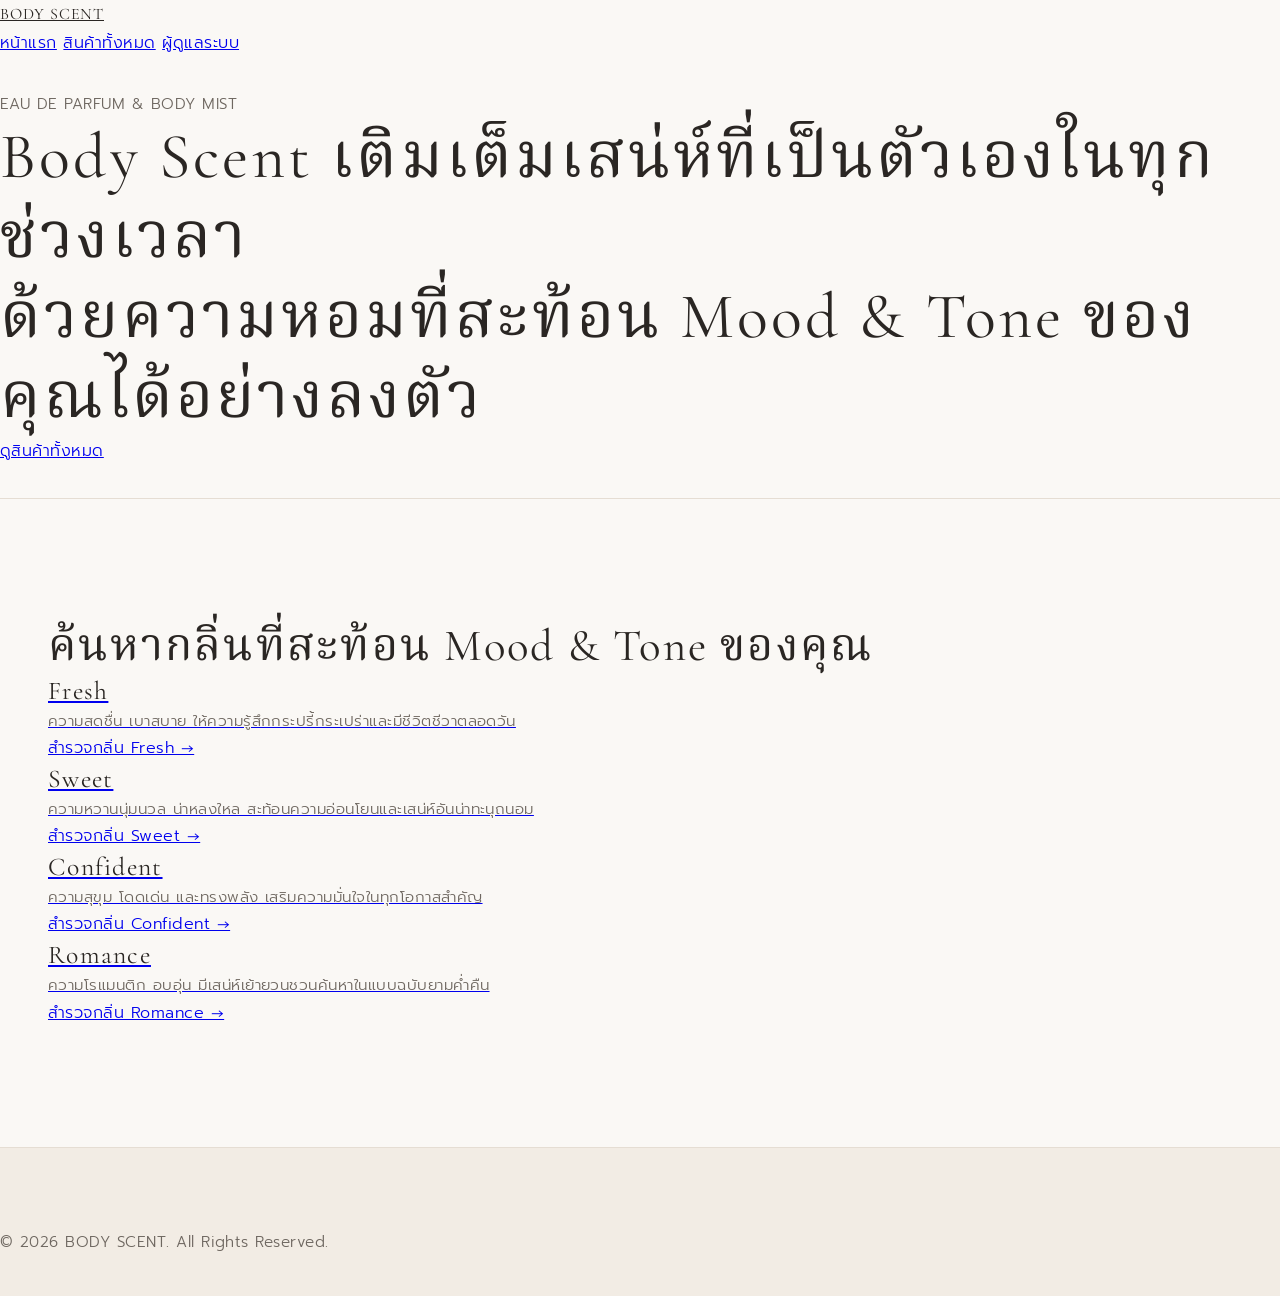
<file: index.html>
<!DOCTYPE html>
<html lang="th">
<head>
  <meta charset="UTF-8">
  <meta name="viewport" content="width=device-width, initial-scale=1.0">
  <title>Body Scent - เติมเต็มเสน่ห์ที่เป็นตัวเอง</title>
  <link rel="stylesheet" href="style.css">
  <link rel="preconnect" href="https://fonts.googleapis.com">
  <link rel="preconnect" href="https://fonts.gstatic.com" crossorigin>
  <link href="https://fonts.googleapis.com/css2?family=Cormorant+Garamond:ital,wght@0,400;0,600;0,700;1,400&family=Prompt:wght@300;400;500;600&display=swap" rel="stylesheet">
</head>
<body>

  <!-- Navigation Bar -->
  <nav class="navbar">
    <div class="nav-container">
      <a href="index.html" class="brand-logo">BODY SCENT</a>
      <div class="nav-links">
        <a href="index.html" class="active">หน้าแรก</a>
        <a href="product.html">สินค้าทั้งหมด</a>
        <a href="admin.html">ผู้ดูแลระบบ</a>
      </div>
    </div>
  </nav>

  <!-- Hero Section -->
  <header class="hero-section">
    <div class="hero-content">
      <p class="sub-heading">EAU DE PARFUM & BODY MIST</p>
      <h1 class="hero-title">Body Scent เติมเต็มเสน่ห์ที่เป็นตัวเองในทุกช่วงเวลา<br>ด้วยความหอมที่สะท้อน Mood & Tone ของคุณได้อย่างลงตัว</h1>
      <a href="product.html" class="btn-outline">ดูสินค้าทั้งหมด</a>
    </div>
  </header>

  <!-- Mood Selection Section -->
  <section class="mood-section">
    <div class="container">
      <div class="section-header">
        <h2>ค้นหากลิ่นที่สะท้อน Mood & Tone ของคุณ</h2>
        <div class="title-underline"></div>
      </div>
      
      <div class="mood-grid">
        <!-- Mood 1: Fresh -->
        <a href="product.html?mood=fresh" class="mood-card">
          <div class="mood-indicator-dot dot-fresh"></div>
          <h3>Fresh</h3>
          <p>ความสดชื่น เบาสบาย ให้ความรู้สึกกระปรี้กระเปร่าและมีชีวิตชีวาตลอดวัน</p>
          <span class="card-link">สำรวจกลิ่น Fresh &rarr;</span>
        </a>

        <!-- Mood 2: Sweet -->
        <a href="product.html?mood=sweet" class="mood-card">
          <div class="mood-indicator-dot dot-sweet"></div>
          <h3>Sweet</h3>
          <p>ความหวานนุ่มนวล น่าหลงใหล สะท้อนความอ่อนโยนและเสน่ห์อันน่าทะนุถนอม</p>
          <span class="card-link">สำรวจกลิ่น Sweet &rarr;</span>
        </a>

        <!-- Mood 3: Confident -->
        <a href="product.html?mood=confident" class="mood-card">
          <div class="mood-indicator-dot dot-confident"></div>
          <h3>Confident</h3>
          <p>ความสุขุม โดดเด่น และทรงพลัง เสริมความมั่นใจในทุกโอกาสสำคัญ</p>
          <span class="card-link">สำรวจกลิ่น Confident &rarr;</span>
        </a>

        <!-- Mood 4: Romance -->
        <a href="product.html?mood=romance" class="mood-card">
          <div class="mood-indicator-dot dot-romance"></div>
          <h3>Romance</h3>
          <p>ความโรแมนติก อบอุ่น มีเสน่ห์เย้ายวนชวนค้นหาในแบบฉบับยามค่ำคืน</p>
          <span class="card-link">สำรวจกลิ่น Romance &rarr;</span>
        </a>
      </div>
    </div>
  </section>

  <!-- Footer -->
  <footer class="footer">
    <p>&copy; 2026 BODY SCENT. All Rights Reserved.</p>
  </footer>

  <script src="script.js"></script>
</body>
</html>
</file>
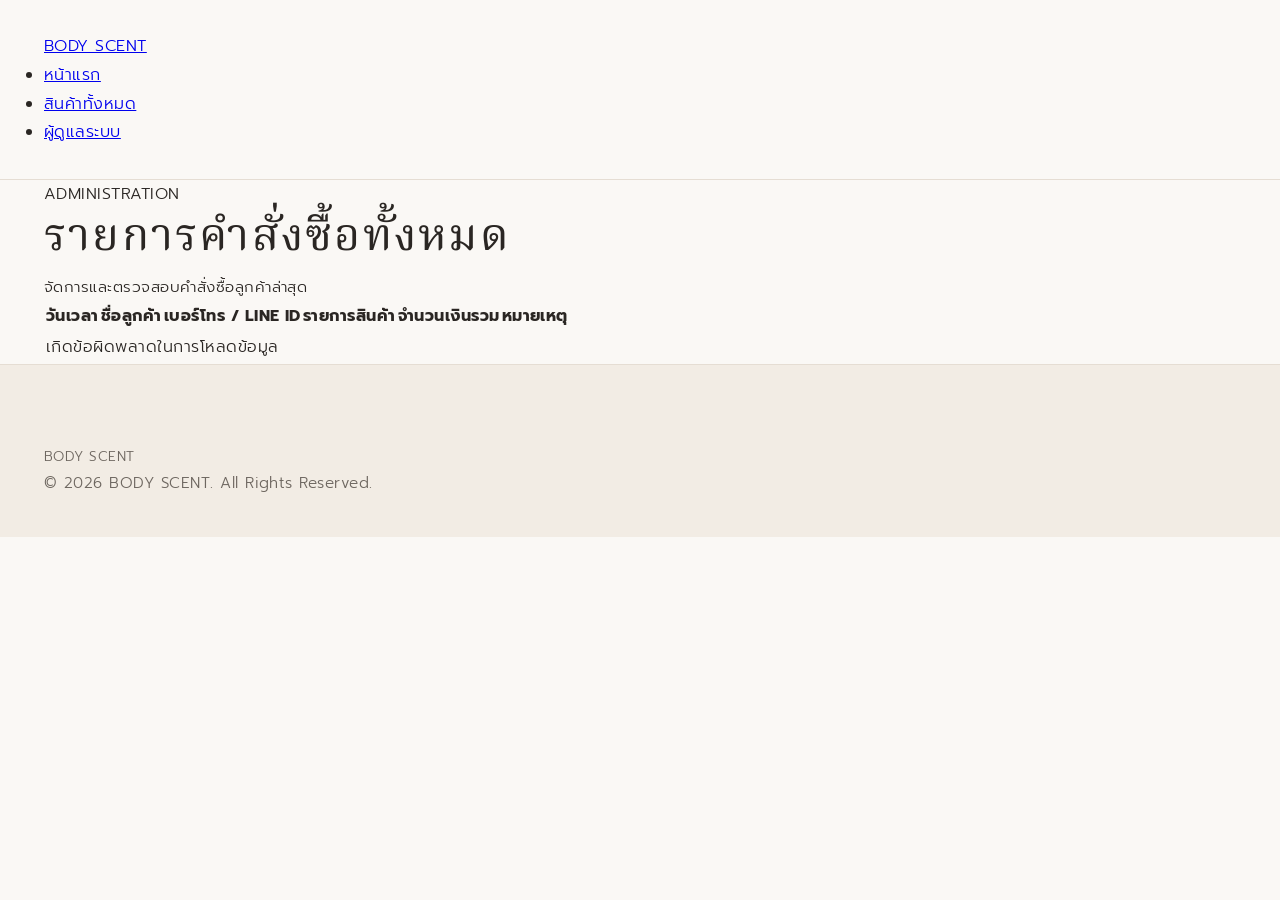
<file: admin.html>
<!DOCTYPE html>
<html lang="th">
<head>
  <meta charset="UTF-8">
  <meta name="viewport" content="width=device-width, initial-scale=1.0">
  <title>ผู้ดูแลระบบ - Body Scent</title>
  <link rel="stylesheet" href="style.css">
  <link rel="preconnect" href="https://fonts.googleapis.com">
  <link rel="preconnect" href="https://fonts.gstatic.com" crossorigin>
  <link href="https://fonts.googleapis.com/css2?family=Cormorant+Garamond:ital,wght@0,400;0,600;0,700;1,400&family=Prompt:wght@300;400;500;600&family=Plus+Jakarta+Sans:wght@300;400;500&display=swap" rel="stylesheet">
</head>
<body>

  <header class="header">
    <div class="container nav-container">
      <a href="index.html" class="logo">BODY SCENT</a>
      <nav>
        <ul class="nav-links">
          <li><a href="index.html" class="nav-link">หน้าแรก</a></li>
          <li><a href="product.html" class="nav-link">สินค้าทั้งหมด</a></li>
          <li><a href="admin.html" class="nav-link active">ผู้ดูแลระบบ</a></li>
        </ul>
      </nav>
    </div>
  </header>

  <main class="section">
    <div class="container">
      <div class="section-header">
        <span class="section-subtitle">ADMINISTRATION</span>
        <h2>รายการคำสั่งซื้อทั้งหมด</h2>
        <p style="margin-top: 0.5rem; color: var(--color-text-secondary);">จัดการและตรวจสอบคำสั่งซื้อลูกค้าล่าสุด</p>
        <div class="title-underline"></div>
      </div>

      <div class="table-responsive">
        <table id="ordersTable" class="orders-table">
          <thead>
            <tr>
              <th>วันเวลา</th>
              <th>ชื่อลูกค้า</th>
              <th>เบอร์โทร / LINE ID</th>
              <th>รายการสินค้า</th>
              <th>จำนวนเงินรวม</th>
              <th>หมายเหตุ</th>
            </tr>
          </thead>
          <tbody>
            <!-- script.js จะทำการเติมข้อมูลแถวตารางแบบ Dynamic -->
          </tbody>
        </table>
      </div>
    </div>
  </main>

  <footer class="footer">
    <div class="container">
      <div class="footer-logo">BODY SCENT</div>
      <p class="footer-text">&copy; 2026 BODY SCENT. All Rights Reserved.</p>
    </div>
  </footer>

  <script src="script.js"></script>
</body>
</html>
</file>
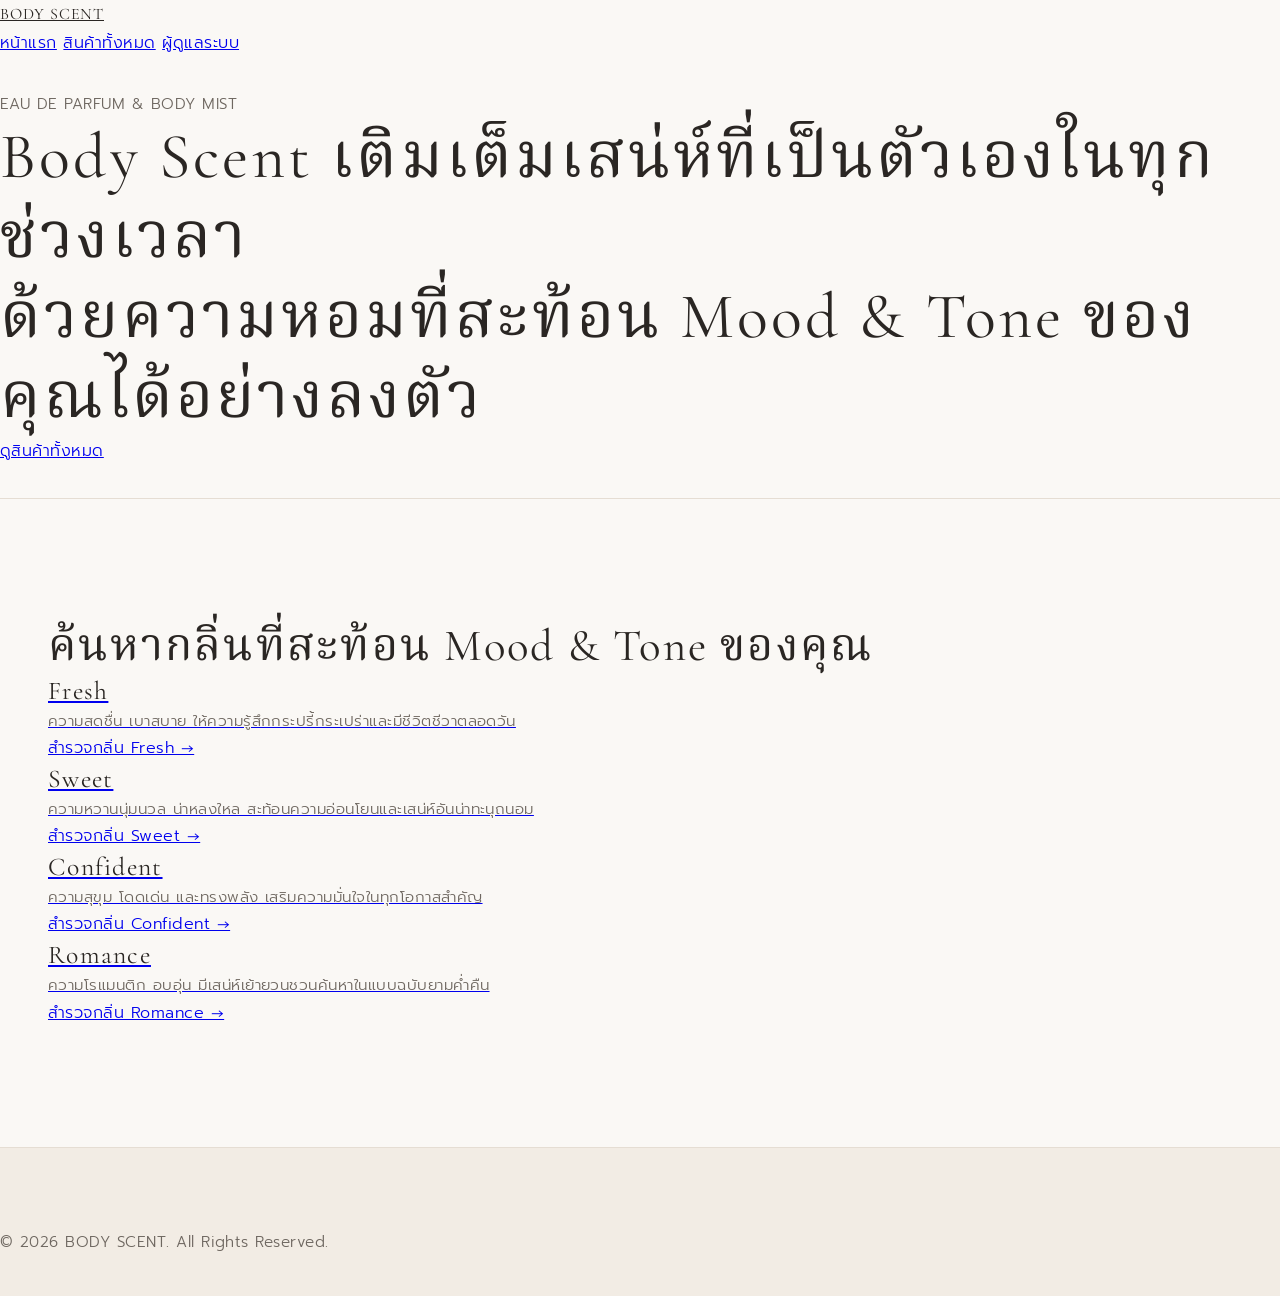
<file: index_page.html>
<!DOCTYPE html>
<html lang="th">
<head>
  <meta charset="UTF-8">
  <meta name="viewport" content="width=device-width, initial-scale=1.0">
  <title>Body Scent - เติมเต็มเสน่ห์ที่เป็นตัวเอง</title>
  <link rel="stylesheet" href="style.css">
  <link rel="preconnect" href="https://fonts.googleapis.com">
  <link rel="preconnect" href="https://fonts.gstatic.com" crossorigin>
  <link href="https://fonts.googleapis.com/css2?family=Cormorant+Garamond:ital,wght@0,400;0,600;0,700;1,400&family=Prompt:wght@300;400;500;600&display=swap" rel="stylesheet">
</head>
<body>

  <!-- Navigation Bar -->
  <nav class="navbar">
    <div class="nav-container">
      <a href="index.html" class="brand-logo">BODY SCENT</a>
      <div class="nav-links">
        <a href="index.html" class="active">หน้าแรก</a>
        <a href="product.html">สินค้าทั้งหมด</a>
        <a href="admin.html">ผู้ดูแลระบบ</a>
      </div>
    </div>
  </nav>

  <!-- Hero Section -->
  <header class="hero-section">
    <div class="hero-content">
      <p class="sub-heading">EAU DE PARFUM & BODY MIST</p>
      <h1 class="hero-title">Body Scent เติมเต็มเสน่ห์ที่เป็นตัวเองในทุกช่วงเวลา<br>ด้วยความหอมที่สะท้อน Mood & Tone ของคุณได้อย่างลงตัว</h1>
      <a href="product.html" class="btn-outline">ดูสินค้าทั้งหมด</a>
    </div>
  </header>

  <!-- Mood Selection Section -->
  <section class="mood-section">
    <div class="container">
      <div class="section-header">
        <h2>ค้นหากลิ่นที่สะท้อน Mood & Tone ของคุณ</h2>
        <div class="title-underline"></div>
      </div>
      
      <div class="mood-grid">
        <!-- Mood 1: Fresh -->
        <a href="product.html?mood=fresh" class="mood-card">
          <div class="mood-indicator-dot dot-fresh"></div>
          <h3>Fresh</h3>
          <p>ความสดชื่น เบาสบาย ให้ความรู้สึกกระปรี้กระเปร่าและมีชีวิตชีวาตลอดวัน</p>
          <span class="card-link">สำรวจกลิ่น Fresh &rarr;</span>
        </a>

        <!-- Mood 2: Sweet -->
        <a href="product.html?mood=sweet" class="mood-card">
          <div class="mood-indicator-dot dot-sweet"></div>
          <h3>Sweet</h3>
          <p>ความหวานนุ่มนวล น่าหลงใหล สะท้อนความอ่อนโยนและเสน่ห์อันน่าทะนุถนอม</p>
          <span class="card-link">สำรวจกลิ่น Sweet &rarr;</span>
        </a>

        <!-- Mood 3: Confident -->
        <a href="product.html?mood=confident" class="mood-card">
          <div class="mood-indicator-dot dot-confident"></div>
          <h3>Confident</h3>
          <p>ความสุขุม โดดเด่น และทรงพลัง เสริมความมั่นใจในทุกโอกาสสำคัญ</p>
          <span class="card-link">สำรวจกลิ่น Confident &rarr;</span>
        </a>

        <!-- Mood 4: Romance -->
        <a href="product.html?mood=romance" class="mood-card">
          <div class="mood-indicator-dot dot-romance"></div>
          <h3>Romance</h3>
          <p>ความโรแมนติก อบอุ่น มีเสน่ห์เย้ายวนชวนค้นหาในแบบฉบับยามค่ำคืน</p>
          <span class="card-link">สำรวจกลิ่น Romance &rarr;</span>
        </a>
      </div>
    </div>
  </section>

  <!-- Footer -->
  <footer class="footer">
    <p>&copy; 2026 BODY SCENT. All Rights Reserved.</p>
  </footer>

  <script src="script.js"></script>
</body>
</html>
</file>
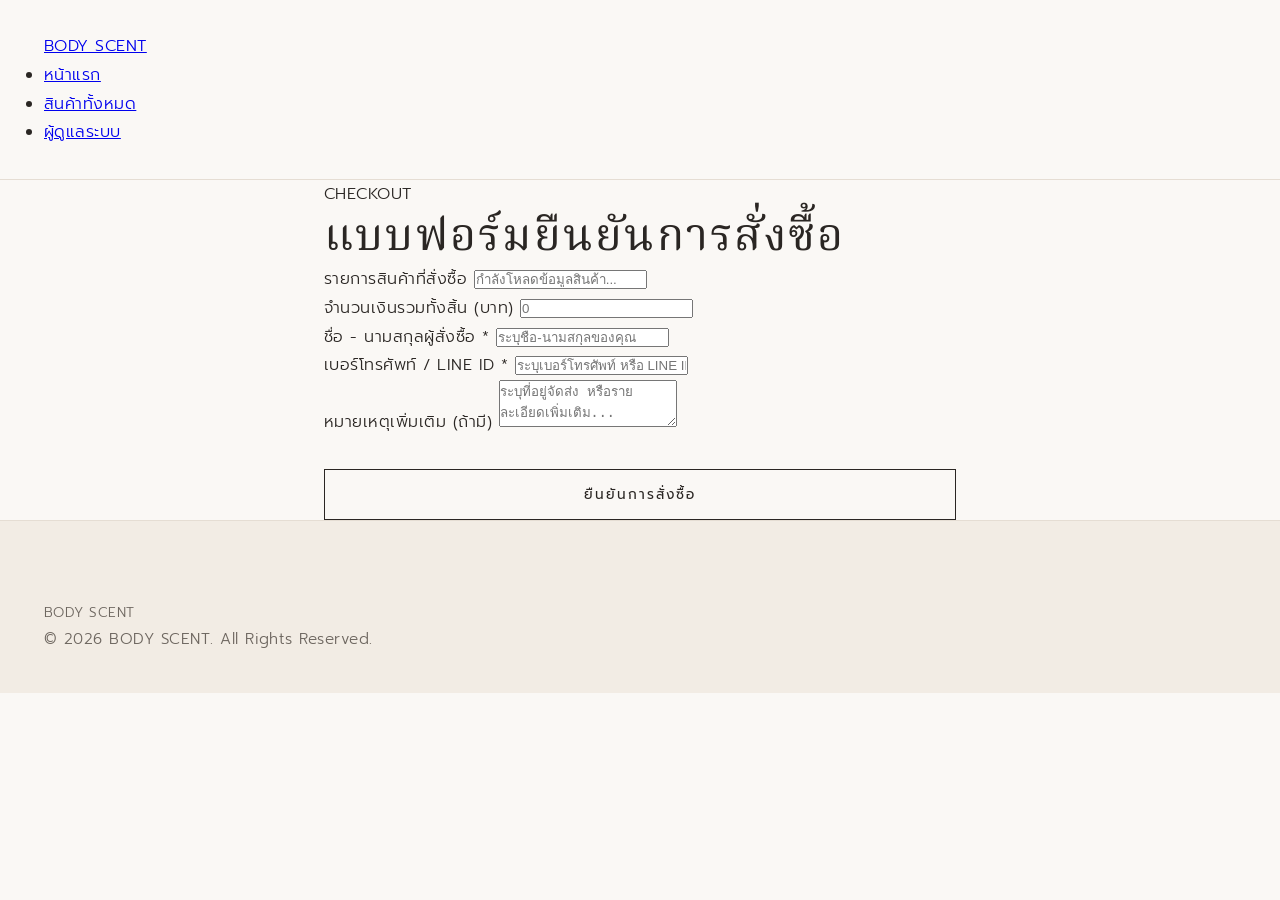
<file: order.html>
<!DOCTYPE html>
<html lang="th">
<head>
  <meta charset="UTF-8">
  <meta name="viewport" content="width=device-width, initial-scale=1.0">
  <title>สั่งซื้อสินค้า - Body Scent</title>
  <link rel="stylesheet" href="style.css">
  <link rel="preconnect" href="https://fonts.googleapis.com">
  <link rel="preconnect" href="https://fonts.gstatic.com" crossorigin>
  <link href="https://fonts.googleapis.com/css2?family=Cormorant+Garamond:ital,wght@0,400;0,600;0,700;1,400&family=Prompt:wght@300;400;500;600&family=Plus+Jakarta+Sans:wght@300;400;500&display=swap" rel="stylesheet">
</head>
<body>

  <header class="header">
    <div class="container nav-container">
      <a href="index.html" class="logo">BODY SCENT</a>
      <nav>
        <ul class="nav-links">
          <li><a href="index.html" class="nav-link">หน้าแรก</a></li>
          <li><a href="product.html" class="nav-link">สินค้าทั้งหมด</a></li>
          <li><a href="admin.html" class="nav-link">ผู้ดูแลระบบ</a></li>
        </ul>
      </nav>
    </div>
  </header>

  <main class="section">
    <div class="container" style="max-width: 680px;">
      <div class="section-header">
        <span class="section-subtitle">CHECKOUT</span>
        <h2>แบบฟอร์มยืนยันการสั่งซื้อ</h2>
        <div class="title-underline"></div>
      </div>

      <div class="form-card">
        <form id="orderForm">
          <div class="form-group">
            <label for="items" class="form-label">รายการสินค้าที่สั่งซื้อ</label>
            <input type="text" id="items" name="items" class="form-control" readonly placeholder="กำลังโหลดข้อมูลสินค้า...">
          </div>

          <div class="form-group">
            <label for="total" class="form-label">จำนวนเงินรวมทั้งสิ้น (บาท)</label>
            <input type="text" id="total" name="total" class="form-control" readonly placeholder="0">
          </div>

          <div class="form-group">
            <label for="customerName" class="form-label">ชื่อ - นามสกุลผู้สั่งซื้อ *</label>
            <input type="text" id="customerName" name="customerName" class="form-control" required placeholder="ระบุชื่อ-นามสกุลของคุณ">
          </div>

          <div class="form-group">
            <label for="contact" class="form-label">เบอร์โทรศัพท์ / LINE ID *</label>
            <input type="text" id="contact" name="contact" class="form-control" required placeholder="ระบุเบอร์โทรศัพท์ หรือ LINE ID สำหรับติดต่อ">
          </div>

          <div class="form-group">
            <label for="note" class="form-label">หมายเหตุเพิ่มเติม (ถ้ามี)</label>
            <textarea id="note" name="note" class="form-control" rows="3" placeholder="ระบุที่อยู่จัดส่ง หรือรายละเอียดเพิ่มเติม..."></textarea>
          </div>

          <div style="margin-top: 2rem; text-align: center;">
            <button type="submit" class="btn btn-primary" style="width: 100%;">ยืนยันการสั่งซื้อ</button>
          </div>
        </form>
      </div>
    </div>
  </main>

  <footer class="footer">
    <div class="container">
      <div class="footer-logo">BODY SCENT</div>
      <p class="footer-text">&copy; 2026 BODY SCENT. All Rights Reserved.</p>
    </div>
  </footer>

  <script src="script.js"></script>
</body>
</html>
</file>
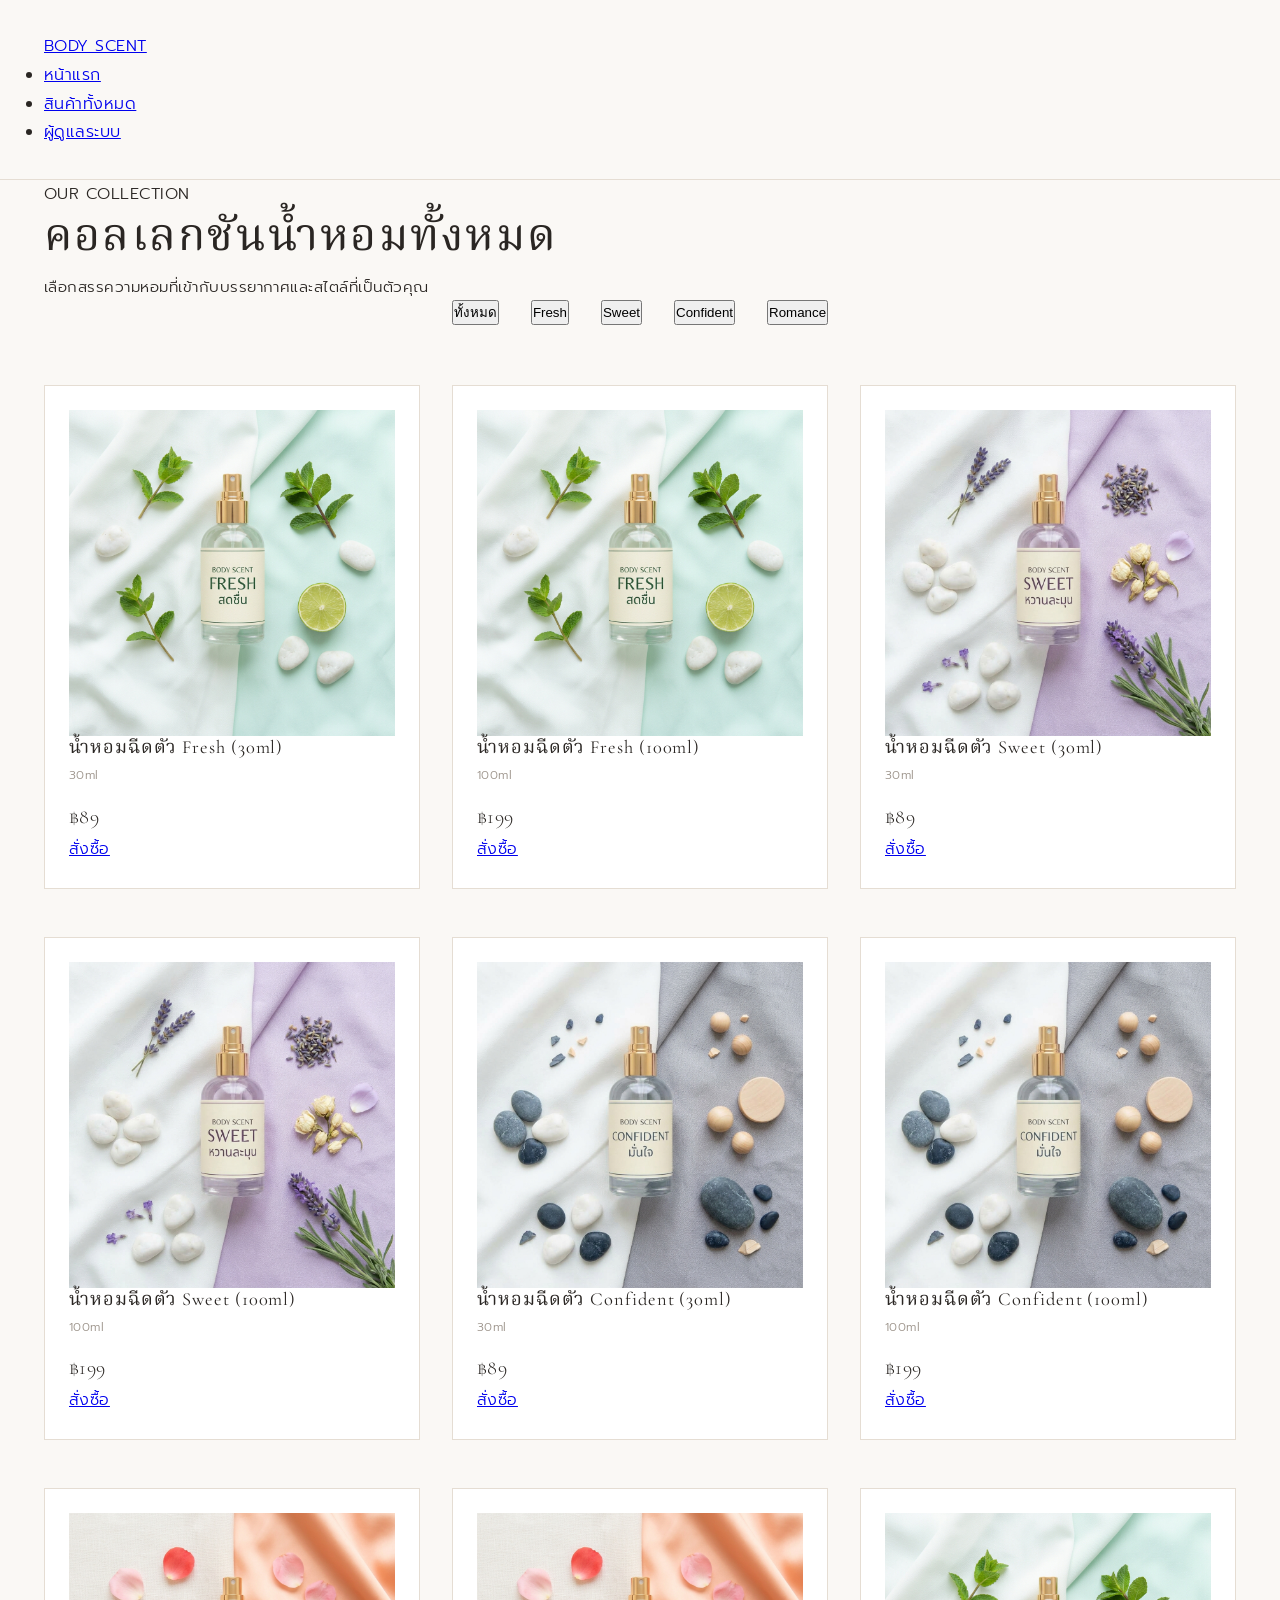
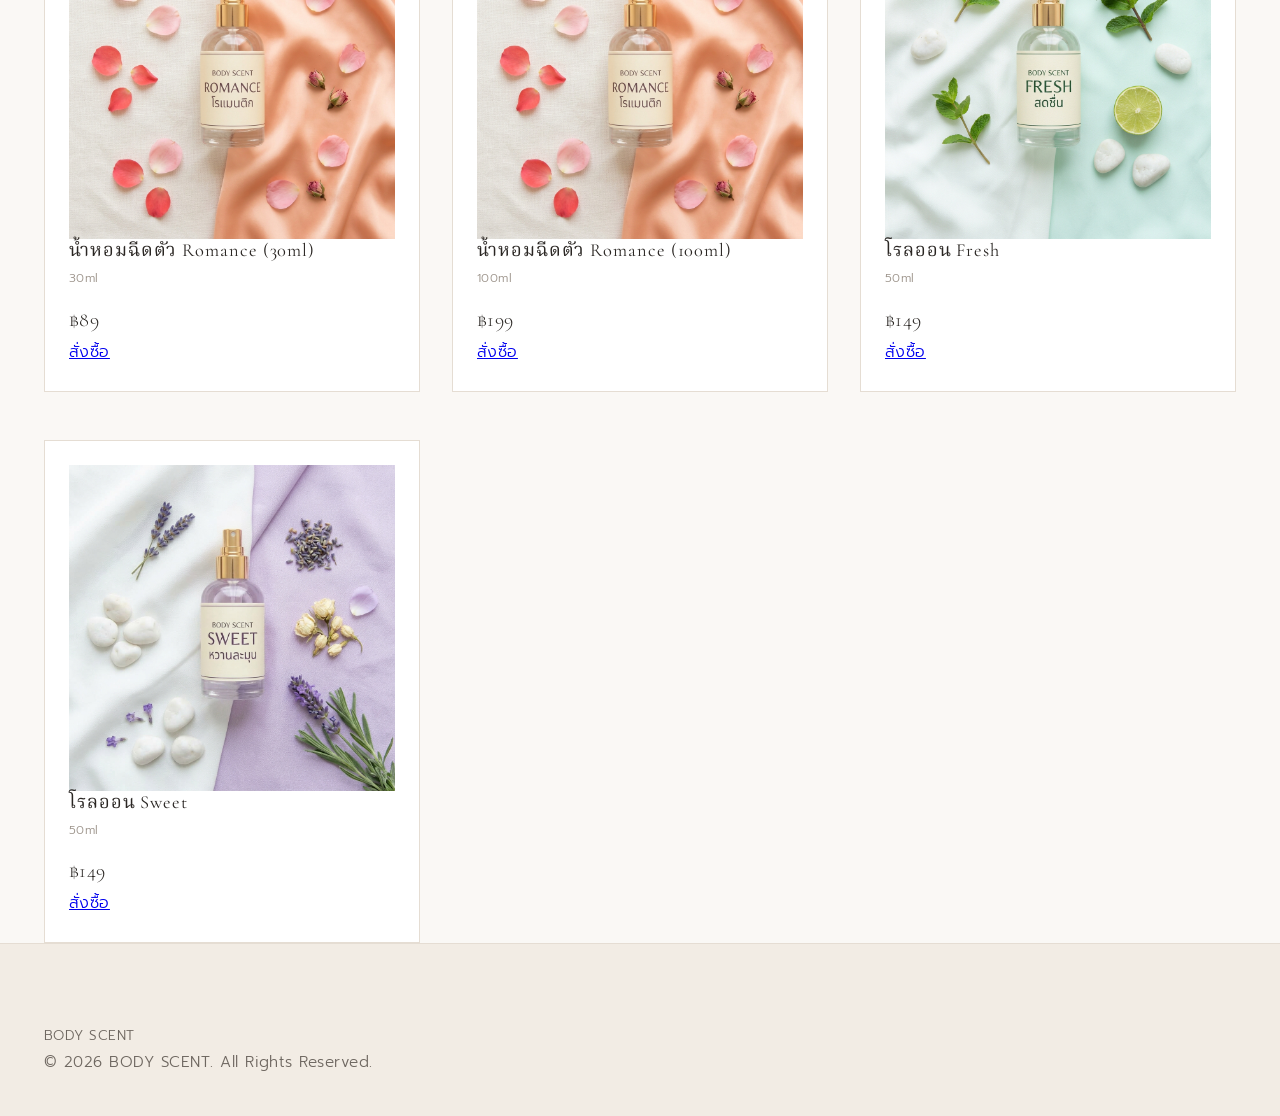
<file: product.html>
<!DOCTYPE html>
<html lang="th">
<head>
  <meta charset="UTF-8">
  <meta name="viewport" content="width=device-width, initial-scale=1.0">
  <title>สินค้าทั้งหมด - Body Scent</title>
  <link rel="stylesheet" href="style.css">
  <link rel="preconnect" href="https://fonts.googleapis.com">
  <link rel="preconnect" href="https://fonts.gstatic.com" crossorigin>
  <link href="https://fonts.googleapis.com/css2?family=Cormorant+Garamond:ital,wght@0,400;0,600;0,700;1,400&family=Prompt:wght@300;400;500;600&family=Plus+Jakarta+Sans:wght@300;400;500&display=swap" rel="stylesheet">
</head>
<body>

  <header class="header">
    <div class="container nav-container">
      <a href="index.html" class="logo">BODY SCENT</a>
      <nav>
        <ul class="nav-links">
          <li><a href="index.html" class="nav-link">หน้าแรก</a></li>
          <li><a href="product.html" class="nav-link active">สินค้าทั้งหมด</a></li>
          <li><a href="admin.html" class="nav-link">ผู้ดูแลระบบ</a></li>
        </ul>
      </nav>
    </div>
  </header>

  <main class="section">
    <div class="container">
      <div class="section-header">
        <span class="section-subtitle">OUR COLLECTION</span>
        <h2>คอลเลกชันน้ำหอมทั้งหมด</h2>
        <p style="margin-top: 0.5rem; color: var(--color-text-secondary);">เลือกสรรความหอมที่เข้ากับบรรยากาศและสไตล์ที่เป็นตัวคุณ</p>
        <div class="title-underline"></div>
      </div>

      <!-- Filter Bar (Managed by script.js) -->
      <div id="filter-bar" class="filter-tabs"></div>

      <!-- Product List Grid (Managed by script.js) -->
      <div id="product-list" class="product-grid"></div>
    </div>
  </main>

  <footer class="footer">
    <div class="container">
      <div class="footer-logo">BODY SCENT</div>
      <p class="footer-text">&copy; 2026 BODY SCENT. All Rights Reserved.</p>
    </div>
  </footer>

  <script src="script.js"></script>
</body>
</html>
</file>
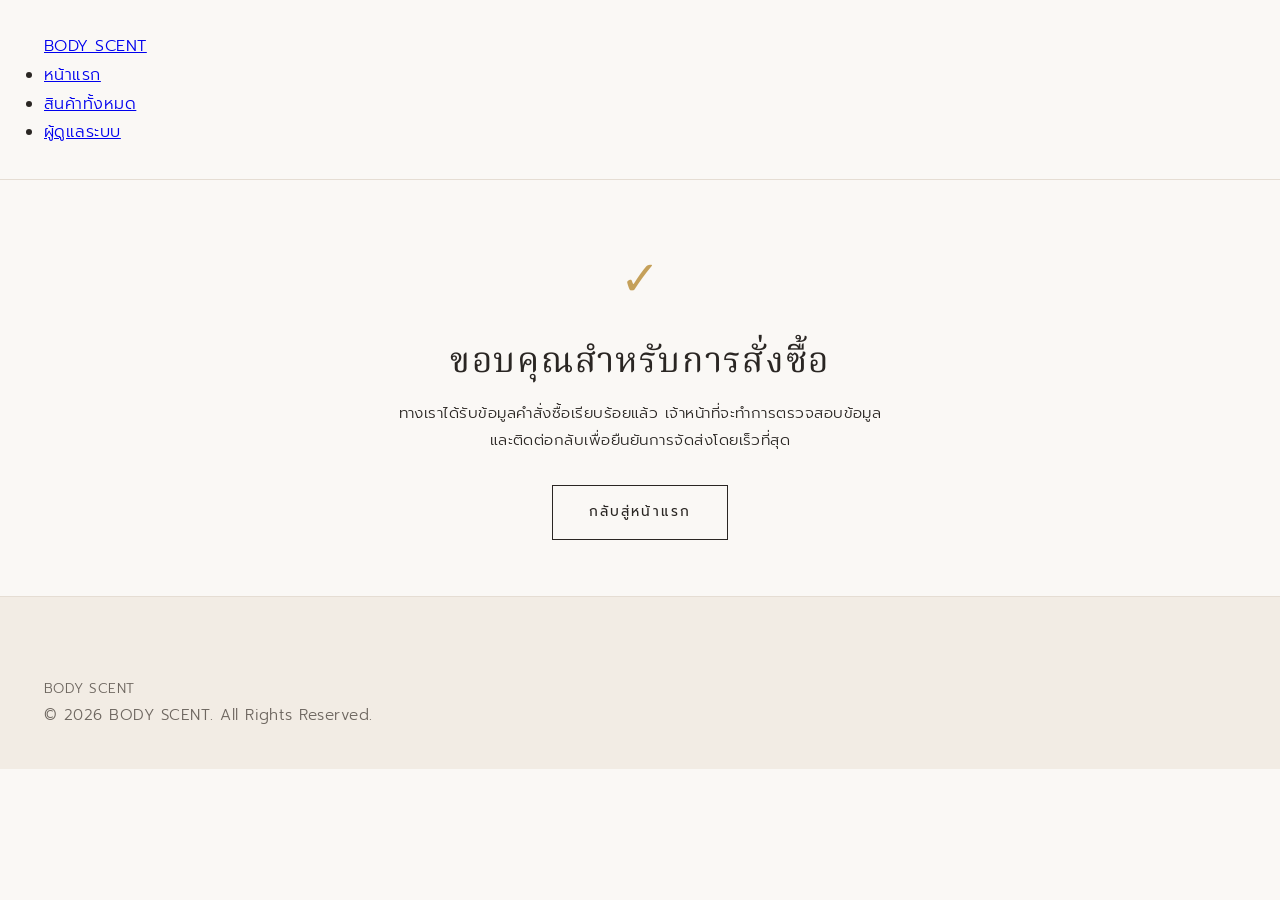
<file: thankyou.html>
<!DOCTYPE html>
<html lang="th">
<head>
  <meta charset="UTF-8">
  <meta name="viewport" content="width=device-width, initial-scale=1.0">
  <title>ขอบคุณสำหรับการสั่งซื้อ - Body Scent</title>
  <link rel="stylesheet" href="style.css">
  <link rel="preconnect" href="https://fonts.googleapis.com">
  <link rel="preconnect" href="https://fonts.gstatic.com" crossorigin>
  <link href="https://fonts.googleapis.com/css2?family=Cormorant+Garamond:ital,wght@0,400;0,600;0,700;1,400&family=Prompt:wght@300;400;500;600&family=Plus+Jakarta+Sans:wght@300;400;500&display=swap" rel="stylesheet">
</head>
<body>

  <header class="header">
    <div class="container nav-container">
      <a href="index.html" class="logo">BODY SCENT</a>
      <nav>
        <ul class="nav-links">
          <li><a href="index.html" class="nav-link">หน้าแรก</a></li>
          <li><a href="product.html" class="nav-link">สินค้าทั้งหมด</a></li>
          <li><a href="admin.html" class="nav-link">ผู้ดูแลระบบ</a></li>
        </ul>
      </nav>
    </div>
  </header>

  <main class="section">
    <div class="container" style="max-width: 600px; text-align: center;">
      <div class="form-card" style="padding: 3.5rem 2rem;">
        <div style="font-size: 3rem; color: var(--color-accent-gold); margin-bottom: 1rem;">&#10003;</div>
        <h1 class="font-heading" style="font-size: 2.2rem; margin-bottom: 1rem;">ขอบคุณสำหรับการสั่งซื้อ</h1>
        <p style="color: var(--color-text-secondary); margin-bottom: 2rem;">
          ทางเราได้รับข้อมูลคำสั่งซื้อเรียบร้อยแล้ว เจ้าหน้าที่จะทำการตรวจสอบข้อมูลและติดต่อกลับเพื่อยืนยันการจัดส่งโดยเร็วที่สุด
        </p>
        <a href="index.html" class="btn btn-primary">กลับสู่หน้าแรก</a>
      </div>
    </div>
  </main>

  <footer class="footer">
    <div class="container">
      <div class="footer-logo">BODY SCENT</div>
      <p class="footer-text">&copy; 2026 BODY SCENT. All Rights Reserved.</p>
    </div>
  </footer>

  <script src="script.js"></script>
</body>
</html>
</file>
<file: style.css>
/* ==========================================================================
   Room Scent - Premium Minimalist Design System
   ========================================================================== */

/* Google Fonts Import: Cormorant Garamond / Noto Serif Thai (Serif) & Prompt (Sans-serif) */
@import url('https://fonts.googleapis.com/css2?family=Cormorant+Garamond:wght@300;400;500;600&family=Noto+Serif+Thai:wght@300;400;500&family=Prompt:wght@200;300;400;500&display=swap');

:root {
  /* Core Palette - Warm Luxury Neutrals */
  --color-bg-primary: #FAF8F5;       /* ขาวนวลสว่างโปร่ง */
  --color-bg-surface: #FFFFFF;       /* ขาวบริสุทธิ์สำหรับ Card */
  --color-bg-secondary: #F2ECE4;     /* ครีมอ่อนนุ่มตา */
  --color-bg-tertiary: #E8DFD5;      /* เบจกลางอ่อน */
  
  --color-text-main: #2A2623;        /* ชาโคลเข้มอมน้ำตาลนุ่มตา */
  --color-text-muted: #6E6760;       /* เทาเบจสำหรับข้อความรอง */
  --color-text-light: #9A9188;       /* เบจสว่างสำหรับ Label/Caption */

  /* Luxury Accent - Soft Bronze / Subtle Gold */
  --color-accent-gold: #C5A059;      /* ทองบรอนซ์นุ่มนวล */
  --color-accent-gold-hover: #A8833E;/* ทองบรอนซ์เข้มเมื่อ Hover */
  --color-border: #E5DDD3;           /* เส้นขอบบางเฉียบ */
  --color-border-dark: #2A2623;      /* เส้นขอบเข้มสำหรับปุ่ม Minimal */

  /* Mood Accents (แตะเบาๆ แค่จุด/เส้น ไม่ทาเต็มพื้นหลัง) */
  --mood-fresh: #2D5A37;             /* เขียวเข้มพรีเมียม */
  --mood-sweet: #6A4C80;             /* ม่วงกลางนุ่มนวล */
  --mood-confident: #2C3E50;         /* น้ำเงินเทาเข้มสุขุม */
  --mood-romance: #A84242;           /* แดงอ่อนโรแมนติก */

  /* Typography Settings */
  --font-serif: 'Cormorant Garamond', 'Noto Serif Thai', serif;
  --font-sans: 'Prompt', sans-serif;

  /* Layout Spacing (เน้นระยะห่างเยอะ ให้ความรู้สึกโปร่ง luxury) */
  --container-max-width: 1240px;
  --section-padding-desktop: 120px 24px;
  --section-padding-mobile: 60px 16px;
  --transition-smooth: cubic-bezier(0.25, 1, 0.5, 1);
}

/* Base Reset & Globals */
*, *::before, *::after {
  box-sizing: border-box;
  margin: 0;
  padding: 0;
}

html {
  scroll-behavior: smooth;
  font-size: 16px;
}

body {
  background-color: var(--color-bg-primary);
  color: var(--color-text-main);
  font-family: var(--font-sans);
  font-weight: 300;
  line-height: 1.8;
  letter-spacing: 0.03em;
  -webkit-font-smoothing: antialiased;
}

/* Containers & Layout Helpers */
.container {
  width: 100%;
  max-width: var(--container-max-width);
  margin: 0 auto;
  padding: 0 24px;
}

section {
  padding: var(--section-padding-desktop);
}

/* Typography Hierarchy */
h1, h2, h3, h4, .brand-logo {
  font-family: var(--font-serif);
  font-weight: 400;
  color: var(--color-text-main);
  line-height: 1.25;
  letter-spacing: 0.05em;
}

h1 {
  font-size: clamp(2.5rem, 5vw, 4.2rem);
}

h2 {
  font-size: clamp(2rem, 3.5vw, 3rem);
}

h3 {
  font-size: clamp(1.25rem, 2vw, 1.75rem);
}

p {
  color: var(--color-text-muted);
  font-size: 0.95rem;
}

.subheading {
  font-family: var(--font-sans);
  font-size: 0.75rem;
  text-transform: uppercase;
  letter-spacing: 0.25em;
  color: var(--color-accent-gold);
  margin-bottom: 12px;
  display: block;
}

/* Minimal Buttons & Interactive Links */
.btn {
  display: inline-flex;
  align-items: center;
  justify-content: center;
  padding: 14px 36px;
  font-family: var(--font-sans);
  font-size: 0.85rem;
  font-weight: 400;
  letter-spacing: 0.15em;
  text-transform: uppercase;
  text-decoration: none;
  border: 1px solid var(--color-border-dark);
  background: transparent;
  color: var(--color-text-main);
  cursor: pointer;
  transition: all 0.4s var(--transition-smooth);
}

.btn:hover {
  background: var(--color-text-main);
  color: var(--color-bg-primary);
}

.btn-accent {
  border-color: var(--color-accent-gold);
  color: var(--color-accent-gold);
}

.btn-accent:hover {
  background: var(--color-accent-gold);
  color: #ffffff;
}

.btn-sm {
  padding: 10px 24px;
  font-size: 0.75rem;
}

/* Filter Navigation / Mood Indicators */
.filter-tabs {
  display: flex;
  justify-content: center;
  gap: 32px;
  margin-bottom: 60px;
  flex-wrap: wrap;
}

.tab-btn {
  background: none;
  border: none;
  font-family: var(--font-sans);
  font-size: 0.85rem;
  color: var(--color-text-muted);
  letter-spacing: 0.1em;
  padding: 8px 0;
  cursor: pointer;
  position: relative;
  transition: color 0.3s ease;
}

.tab-btn::after {
  content: '';
  position: absolute;
  bottom: 0;
  left: 50%;
  width: 0;
  height: 1px;
  background-color: var(--color-accent-gold);
  transition: all 0.3s var(--transition-smooth);
  transform: translateX(-50%);
}

.tab-btn:hover, .tab-btn.active {
  color: var(--color-text-main);
}

.tab-btn.active::after {
  width: 100%;
}

/* Product Grid & Card Styling */
.product-grid {
  display: grid;
  grid-template-columns: repeat(auto-fill, minmax(280px, 1fr));
  gap: 48px 32px;
}

.product-card {
  background: var(--color-bg-surface);
  border: 1px solid var(--color-border);
  padding: 24px;
  display: flex;
  flex-direction: column;
  position: relative;
  transition: transform 0.4s var(--transition-smooth), box-shadow 0.4s var(--transition-smooth);
}

.product-card:hover {
  transform: translateY(-4px);
  box-shadow: 0 16px 40px rgba(42, 38, 35, 0.05);
}

/* Aspect ratio box for product images */
.product-image-wrap {
  width: 100%;
  aspect-ratio: 4 / 5;
  background-color: var(--color-bg-secondary);
  overflow: hidden;
  margin-bottom: 24px;
  position: relative;
}

.product-image-wrap img {
  width: 100%;
  height: 100%;
  object-fit: cover;
  transition: transform 0.6s var(--transition-smooth);
}

.product-card:hover .product-image-wrap img {
  transform: scale(1.04);
}

/* Mood Subtle Accents (จุดเล็กๆ ใต้ชื่อหรือบน Card) */
.mood-dot {
  width: 7px;
  height: 7px;
  border-radius: 50%;
  display: inline-block;
  margin-right: 8px;
  vertical-align: middle;
}

.mood-tag {
  display: inline-flex;
  align-items: center;
  font-size: 0.7rem;
  letter-spacing: 0.12em;
  text-transform: uppercase;
  color: var(--color-text-muted);
  margin-bottom: 8px;
}

/* Colors for Mood Dot & Subtle Line Accents */
.mood-fresh .mood-dot, .mood-line.mood-fresh { background-color: var(--mood-fresh); }
.mood-sweet .mood-dot, .mood-line.mood-sweet { background-color: var(--mood-sweet); }
.mood-confident .mood-dot, .mood-line.mood-confident { background-color: var(--mood-confident); }
.mood-romance .mood-dot, .mood-line.mood-romance { background-color: var(--mood-romance); }

.mood-line {
  height: 2px;
  width: 24px;
  margin-top: 10px;
  margin-bottom: 16px;
  display: block;
}

/* Card Content Details */
.product-title {
  font-size: 1.15rem;
  margin-bottom: 6px;
}

.product-size {
  font-size: 0.75rem;
  color: var(--color-text-light);
  margin-bottom: 12px;
}

.product-desc {
  font-size: 0.85rem;
  color: var(--color-text-muted);
  margin-bottom: 20px;
  line-height: 1.6;
  flex-grow: 1;
}

.product-footer {
  display: flex;
  align-items: center;
  justify-content: space-between;
  padding-top: 16px;
  border-top: 1px solid var(--color-bg-secondary);
}

.product-price {
  font-family: var(--font-serif);
  font-size: 1.25rem;
  color: var(--color-text-main);
}

/* Header & Footer Essentials */
header {
  padding: 32px 0;
  border-bottom: 1px solid var(--color-border);
  background: var(--color-bg-primary);
}

footer {
  background: var(--color-bg-secondary);
  padding: 80px 0 40px;
  border-top: 1px solid var(--color-border);
  color: var(--color-text-muted);
  font-size: 0.85rem;
}

/* Mobile Responsive Adjustments */
@media (max-width: 768px) {
  section {
    padding: var(--section-padding-mobile);
  }

  .filter-tabs {
    gap: 16px;
    margin-bottom: 40px;
  }

  .product-grid {
    grid-template-columns: repeat(auto-fill, minmax(240px, 1fr));
    gap: 32px 16px;
  }

  .btn {
    width: 100%;
  }
}
</file>
